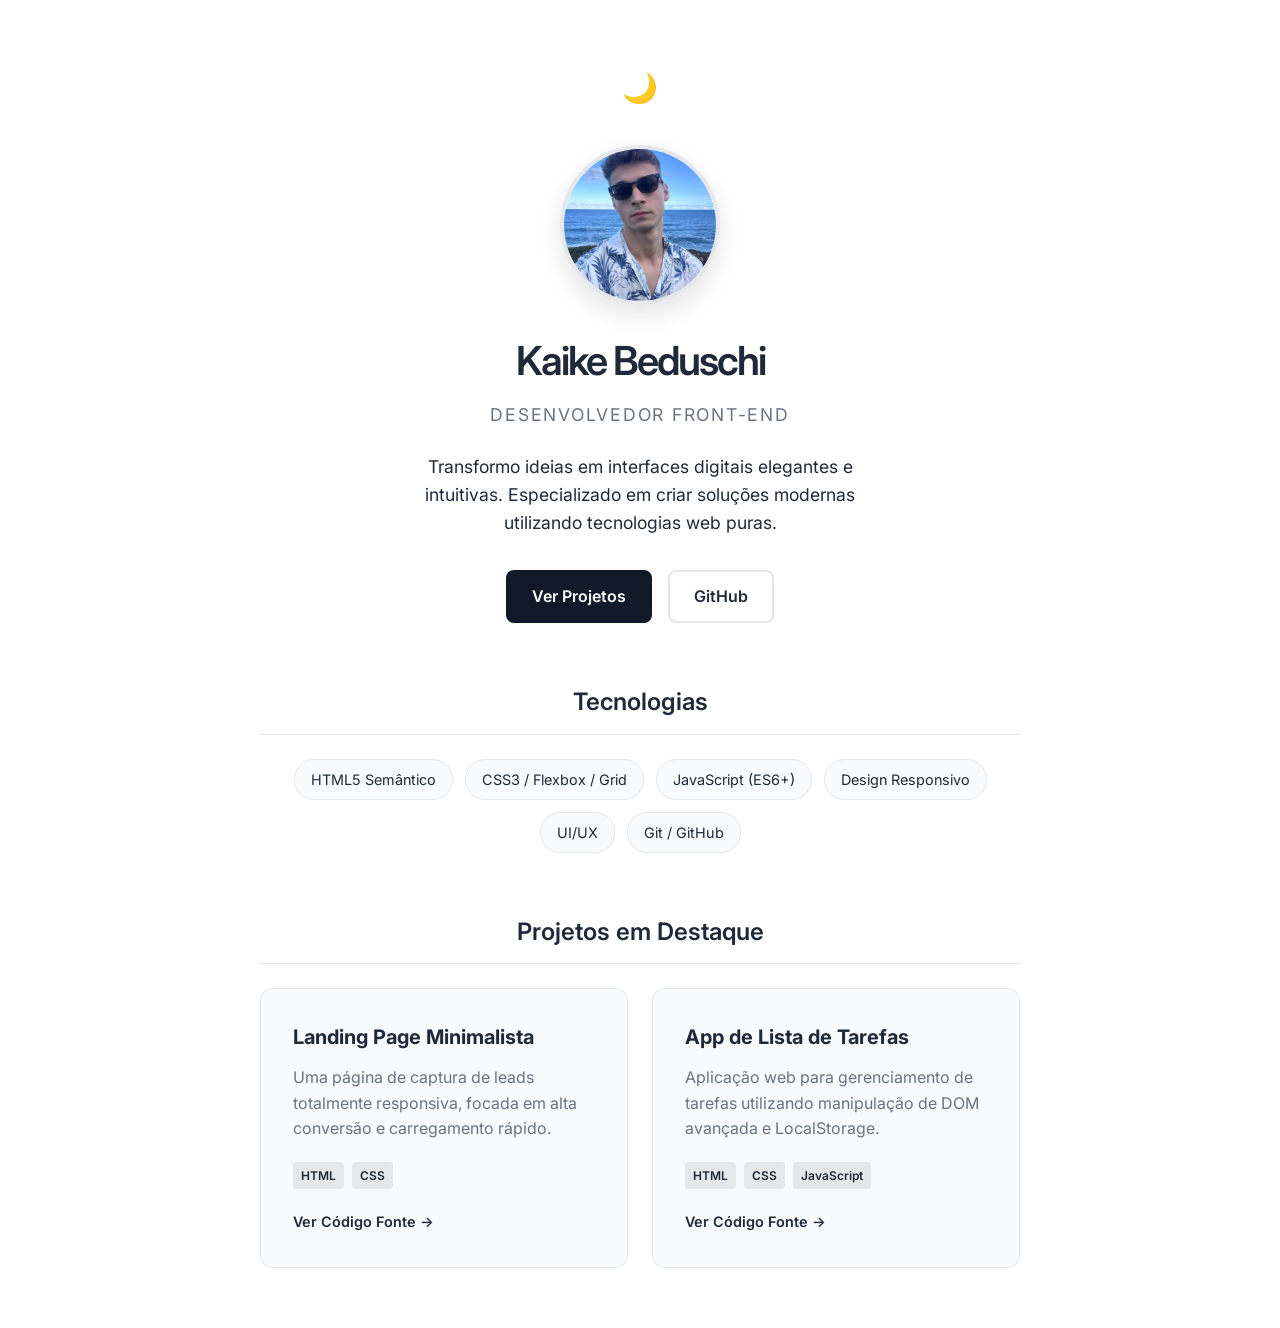
<file: index.html>
<!DOCTYPE html>
<html lang="pt-BR">
<head>
    <meta charset="UTF-8">
    <meta name="viewport" content="width=device-width, initial-scale=1.0">
    <title>Kaike Beduschi | Front-end Developer</title>
    <link href="https://fonts.googleapis.com/css2?family=Inter:wght@300;400;600&display=swap" rel="stylesheet">
    <link rel="stylesheet" href="css/style.css">
</head>
<body>

    <div class="container">
        <div class="theme-switch-wrapper">
            <button id="theme-toggle" class="btn-theme" aria-label="Alternar tema">🌙</button>
        </div>

        <header class="hero">
            <img src="images/kaike.JPG" alt="Kaike Beduschi" class="profile-img">
            <h1>Kaike Beduschi</h1>
            <p class="subtitle">Desenvolvedor Front-end</p>
            <p class="bio">Transformo ideias em interfaces digitais elegantes e intuitivas. Especializado em criar soluções modernas utilizando tecnologias web puras.</p>
            
            <div class="actions">
                <a href="#projetos" class="btn btn-primary">Ver Projetos</a>
                <a href="https://github.com/KaikeBeduTai-ao" target="_blank" class="btn btn-outline">GitHub</a>
            </div>
        </header>

        <section id="habilidades">
            <h2>Tecnologias</h2>
            <div class="skills-grid">
                <span class="skill-tag">HTML5 Semântico</span>
                <span class="skill-tag">CSS3 / Flexbox / Grid</span>
                <span class="skill-tag">JavaScript (ES6+)</span>
                <span class="skill-tag">Design Responsivo</span>
                <span class="skill-tag">UI/UX</span>
                <span class="skill-tag">Git / GitHub</span>
            </div>
        </section>

        <section id="projetos">
            <h2>Projetos em Destaque</h2>
            <div class="projects-grid">
                
                <article class="project-card">
                    <h3>Landing Page Minimalista</h3>
                    <p>Uma página de captura de leads totalmente responsiva, focada em alta conversão e carregamento rápido.</p>
                    <div class="tech-stack">
                        <span>HTML</span>
                        <span>CSS</span>
                    </div>
                    <a href="#" class="project-link">Ver Código Fonte →</a>
                </article>

                <article class="project-card">
                    <h3>App de Lista de Tarefas</h3>
                    <p>Aplicação web para gerenciamento de tarefas utilizando manipulação de DOM avançada e LocalStorage.</p>
                    <div class="tech-stack">
                        <span>HTML</span>
                        <span>CSS</span>
                        <span>JavaScript</span>
                    </div>
                    <a href="app-tarefas/index.html" target="_blank" class="project-link">Ver Código Fonte →</a>
                </article>

            </div>
        </section>
    </div>

    <script src="js/script.js"></script>
</body>
</html>
</file>
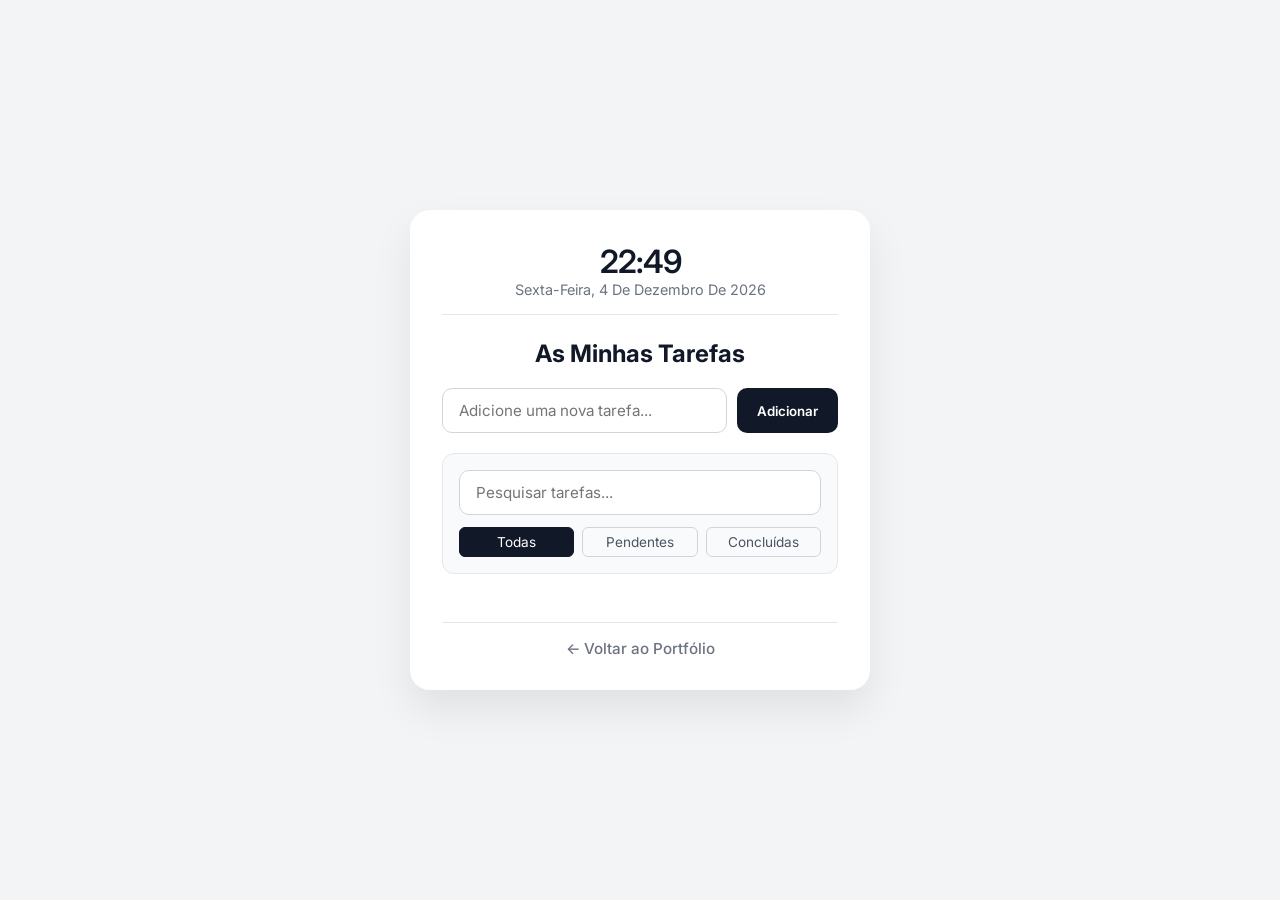
<file: app-tarefas/index.html>
<!DOCTYPE html>
<html lang="pt-PT">
<head>
    <meta charset="UTF-8">
    <meta name="viewport" content="width=device-width, initial-scale=1.0">
    <title>App de Tarefas</title>
    <link rel="stylesheet" href="css/style.css">
    <link href="https://fonts.googleapis.com/css2?family=Inter:wght@400;500;600&display=swap" rel="stylesheet">
</head>
<body>

    <main class="app-container">
        <div class="header-widget">
            <div class="time-container">
                <span id="time-display">--:--</span>
                <span id="date-display" class="date-text">A carregar data...</span>
            </div>
        </div>

        <h1>As Minhas Tarefas</h1>
        
        <div class="input-group">
            <input type="text" id="task-input" placeholder="Adicione uma nova tarefa...">
            <button id="add-btn">Adicionar</button>
        </div>

        <div class="controls-group">
            <input type="text" id="search-input" placeholder="Pesquisar tarefas...">
            <div class="filters">
                <button class="filter-btn active" data-filter="all">Todas</button>
                <button class="filter-btn" data-filter="pending">Pendentes</button>
                <button class="filter-btn" data-filter="completed">Concluídas</button>
            </div>
        </div>

        <ul id="task-list"></ul>

        <a href="../index.html" class="back-link">← Voltar ao Portfólio</a>
    </main>

    <script src="js/script.js"></script>
</body>
</html>
</file>
<file: css/style.css>
/* =========================================
   VARIÁVEIS DE COR (CLARO E ESCURO)
   ========================================= */
:root {
    --bg-color: #ffffff;
    --text-main: #1f2937;
    --text-muted: #6b7280;
    --accent: #111827;
    --accent-hover: #374151;
    --border: #e5e7eb;
    --card-bg: #f9fafb;
    --btn-text: #ffffff;
    --tag-bg: #e5e7eb;
}

/* Variáveis ativadas quando o body tem a classe dark-mode */
body.dark-mode {
    --bg-color: #111827;
    --text-main: #f9fafb;
    --text-muted: #9ca3af;
    --accent: #ffffff;
    --accent-hover: #f3f4f6;
    --border: #374151;
    --card-bg: #1f2937;
    --btn-text: #111827;
    --tag-bg: #374151;
}

* {
    box-sizing: border-box;
    margin: 0;
    padding: 0;
    font-family: 'Inter', sans-serif;
}

/* Centralização total e bonita na tela */
body {
    background-color: var(--bg-color);
    color: var(--text-main);
    line-height: 1.6;
    display: flex;
    justify-content: center;
    align-items: center; /* Centraliza verticalmente */
    min-height: 100vh; /* Ocupa 100% da altura da tela */
    -webkit-font-smoothing: antialiased;
    transition: background-color 0.4s ease, color 0.4s ease; /* Transição suave de tema */
}

.container {
    max-width: 800px;
    width: 100%;
    padding: 60px 20px;
    display: flex;
    flex-direction: column;
    gap: 60px;
}

/* =========================================
   BOTÃO DE TEMA
   ========================================= */
.theme-switch-wrapper {
    display: flex;
    justify-content: center;
    margin-bottom: -30px;
}

.btn-theme {
    background: transparent;
    border: none;
    font-size: 1.8rem;
    cursor: pointer;
    transition: transform 0.3s ease;
    padding: 10px;
}

.btn-theme:hover {
    transform: scale(1.15) rotate(10deg);
}

/* =========================================
   CABEÇALHO / HERO SECTION
   ========================================= */
.hero {
    text-align: center;
    display: flex;
    flex-direction: column;
    align-items: center;
    animation: fadeIn 1s ease-in-out;
}

.profile-img {
    width: 160px;
    height: 160px;
    border-radius: 50%;
    object-fit: cover;
    margin-bottom: 24px;
    border: 4px solid var(--border);
    box-shadow: 0 10px 25px rgba(0,0,0,0.1);
    transition: border-color 0.4s ease;
}

h1 {
    font-size: 2.5rem;
    font-weight: 600;
    letter-spacing: -0.05em;
    margin-bottom: 8px;
}

.subtitle {
    font-size: 1.1rem;
    color: var(--text-muted);
    font-weight: 400;
    margin-bottom: 24px;
    text-transform: uppercase;
    letter-spacing: 0.1em;
}

.bio {
    max-width: 500px;
    margin-bottom: 32px;
    font-size: 1.1rem;
}

.actions {
    display: flex;
    gap: 16px;
    justify-content: center;
}

.btn {
    padding: 12px 24px;
    border-radius: 8px;
    text-decoration: none;
    font-weight: 600;
    transition: all 0.2s ease;
}

.btn-primary {
    background-color: var(--accent);
    color: var(--btn-text);
    border: 2px solid var(--accent);
}

.btn-primary:hover {
    background-color: var(--accent-hover);
    border-color: var(--accent-hover);
    transform: translateY(-2px);
}

.btn-outline {
    background-color: transparent;
    color: var(--text-main);
    border: 2px solid var(--border);
}

.btn-outline:hover {
    border-color: var(--text-main);
}

/* =========================================
   SEÇÕES (HABILIDADES E PROJETOS)
   ========================================= */
section {
    display: flex;
    flex-direction: column;
    align-items: center; /* Mantém o conteúdo das seções centralizado */
    text-align: center;
}

section h2 {
    font-size: 1.5rem;
    margin-bottom: 24px;
    font-weight: 600;
    border-bottom: 1px solid var(--border);
    padding-bottom: 12px;
    width: 100%;
}

.skills-grid {
    display: flex;
    flex-wrap: wrap;
    gap: 12px;
    justify-content: center;
}

.skill-tag {
    padding: 8px 16px;
    background-color: var(--card-bg);
    border: 1px solid var(--border);
    border-radius: 20px;
    font-size: 0.9rem;
    color: var(--text-main);
    transition: all 0.2s ease;
}

.skill-tag:hover {
    background-color: var(--text-main);
    color: var(--btn-text);
}

.projects-grid {
    display: grid;
    grid-template-columns: 1fr;
    gap: 24px;
    width: 100%;
    text-align: left; /* Mantém o texto do card alinhado à esquerda para leitura */
}

.project-card {
    background-color: var(--card-bg);
    border: 1px solid var(--border);
    padding: 32px;
    border-radius: 12px;
    transition: all 0.3s ease;
}

.project-card:hover {
    transform: translateY(-4px);
    box-shadow: 0 12px 24px rgba(0,0,0,0.1);
    border-color: var(--text-muted);
}

.project-card h3 {
    font-size: 1.25rem;
    margin-bottom: 12px;
}

.project-card p {
    color: var(--text-muted);
    margin-bottom: 20px;
}

.tech-stack {
    display: flex;
    gap: 8px;
    margin-bottom: 20px;
}

.tech-stack span {
    font-size: 0.75rem;
    font-weight: 600;
    background-color: var(--tag-bg);
    padding: 4px 8px;
    border-radius: 4px;
    color: var(--text-main);
}

.project-link {
    text-decoration: none;
    color: var(--text-main);
    font-weight: 600;
    font-size: 0.9rem;
    display: inline-flex;
    align-items: center;
    gap: 4px;
}

.project-link:hover {
    text-decoration: underline;
}

/* Animação suave ao carregar a página */
@keyframes fadeIn {
    from { opacity: 0; transform: translateY(20px); }
    to { opacity: 1; transform: translateY(0); }
}

/* Responsividade para celulares e telas maiores */
@media (min-width: 600px) {
    .projects-grid {
        grid-template-columns: 1fr 1fr;
    }
}
</file>
<file: app-tarefas/css/style.css>
* {
    margin: 0;
    padding: 0;
    box-sizing: border-box;
    font-family: 'Inter', sans-serif;
}

body {
    background-color: #f3f4f6;
    color: #1f2937;
    display: flex;
    justify-content: center;
    align-items: center;
    min-height: 100vh;
    -webkit-font-smoothing: antialiased;
    padding: 20px;
}

.app-container {
    background: #ffffff;
    width: 100%;
    max-width: 460px;
    padding: 32px;
    border-radius: 20px;
    box-shadow: 0 20px 40px rgba(0,0,0,0.08);
}

/* WIDGET DE DATA E HORA */
.header-widget {
    display: flex;
    justify-content: center;
    align-items: center;
    margin-bottom: 24px;
    padding-bottom: 16px;
    border-bottom: 1px solid #e5e7eb;
    text-align: center;
}

.time-container {
    display: flex;
    flex-direction: column;
}

#time-display {
    font-size: 2rem;
    font-weight: 600;
    color: #111827;
    letter-spacing: -1px;
}

.date-text {
    font-size: 0.9rem;
    color: #6b7280;
    text-transform: capitalize;
}

/* TÍTULO E INPUT PRINCIPAL */
h1 {
    font-size: 1.5rem;
    margin-bottom: 20px;
    color: #111827;
    text-align: center;
}

.input-group {
    display: flex;
    gap: 10px;
    margin-bottom: 20px;
}

input {
    flex: 1;
    padding: 12px 16px;
    border: 1px solid #d1d5db;
    border-radius: 10px;
    outline: none;
    font-size: 0.95rem;
    transition: border-color 0.2s;
}

input:focus {
    border-color: #374151;
}

#add-btn {
    padding: 12px 20px;
    background-color: #111827;
    color: white;
    border: none;
    border-radius: 10px;
    cursor: pointer;
    font-weight: 600;
    transition: all 0.2s ease;
}

#add-btn:hover {
    background-color: #374151;
}

/* CONTROLOS (PESQUISA E FILTRO) */
.controls-group {
    display: flex;
    flex-direction: column;
    gap: 12px;
    margin-bottom: 24px;
    background: #f9fafb;
    padding: 16px;
    border-radius: 12px;
    border: 1px solid #e5e7eb;
}

.filters {
    display: flex;
    gap: 8px;
    justify-content: center;
}

.filter-btn {
    background: transparent;
    border: 1px solid #d1d5db;
    padding: 6px 12px;
    border-radius: 6px;
    font-size: 0.85rem;
    cursor: pointer;
    color: #4b5563;
    transition: all 0.2s;
    flex: 1;
}

.filter-btn:hover {
    border-color: #9ca3af;
}

.filter-btn.active {
    background: #111827;
    color: white;
    border-color: #111827;
}

/* LISTA DE TAREFAS */
ul {
    list-style: none;
    display: flex;
    flex-direction: column;
    gap: 10px;
    max-height: 300px;
    overflow-y: auto;
    padding-right: 4px;
}

/* Estilização da barra de scroll */
ul::-webkit-scrollbar {
    width: 6px;
}
ul::-webkit-scrollbar-thumb {
    background-color: #d1d5db;
    border-radius: 10px;
}

li {
    display: flex;
    justify-content: space-between;
    align-items: center;
    padding: 14px 16px;
    background: #ffffff;
    border-radius: 10px;
    border: 1px solid #e5e7eb;
    transition: all 0.2s ease;
}

li:hover {
    border-color: #9ca3af;
    box-shadow: 0 4px 6px rgba(0,0,0,0.02);
}

li.completed span {
    text-decoration: line-through;
    color: #9ca3af;
}

.task-actions {
    display: flex;
    gap: 8px;
}

.btn-action {
    padding: 6px;
    font-size: 0.9rem;
    border-radius: 6px;
    border: none;
    cursor: pointer;
    display: flex;
    align-items: center;
    justify-content: center;
    color: white;
}

.btn-check { background-color: #10b981; }
.btn-check:hover { background-color: #059669; }

.btn-delete { background-color: #ef4444; }
.btn-delete:hover { background-color: #dc2626; }


/* =========================================
   BOTÃO DE VOLTAR
   ========================================= */
.back-link {
    display: block;
    text-align: center;
    margin-top: 24px;
    padding-top: 16px;
    border-top: 1px solid #e5e7eb;
    color: #6b7280;
    text-decoration: none;
    font-size: 0.95rem;
    font-weight: 500;
    transition: all 0.2s ease;
}

.back-link:hover {
    color: #111827;
    text-decoration: underline;
}
</file>
